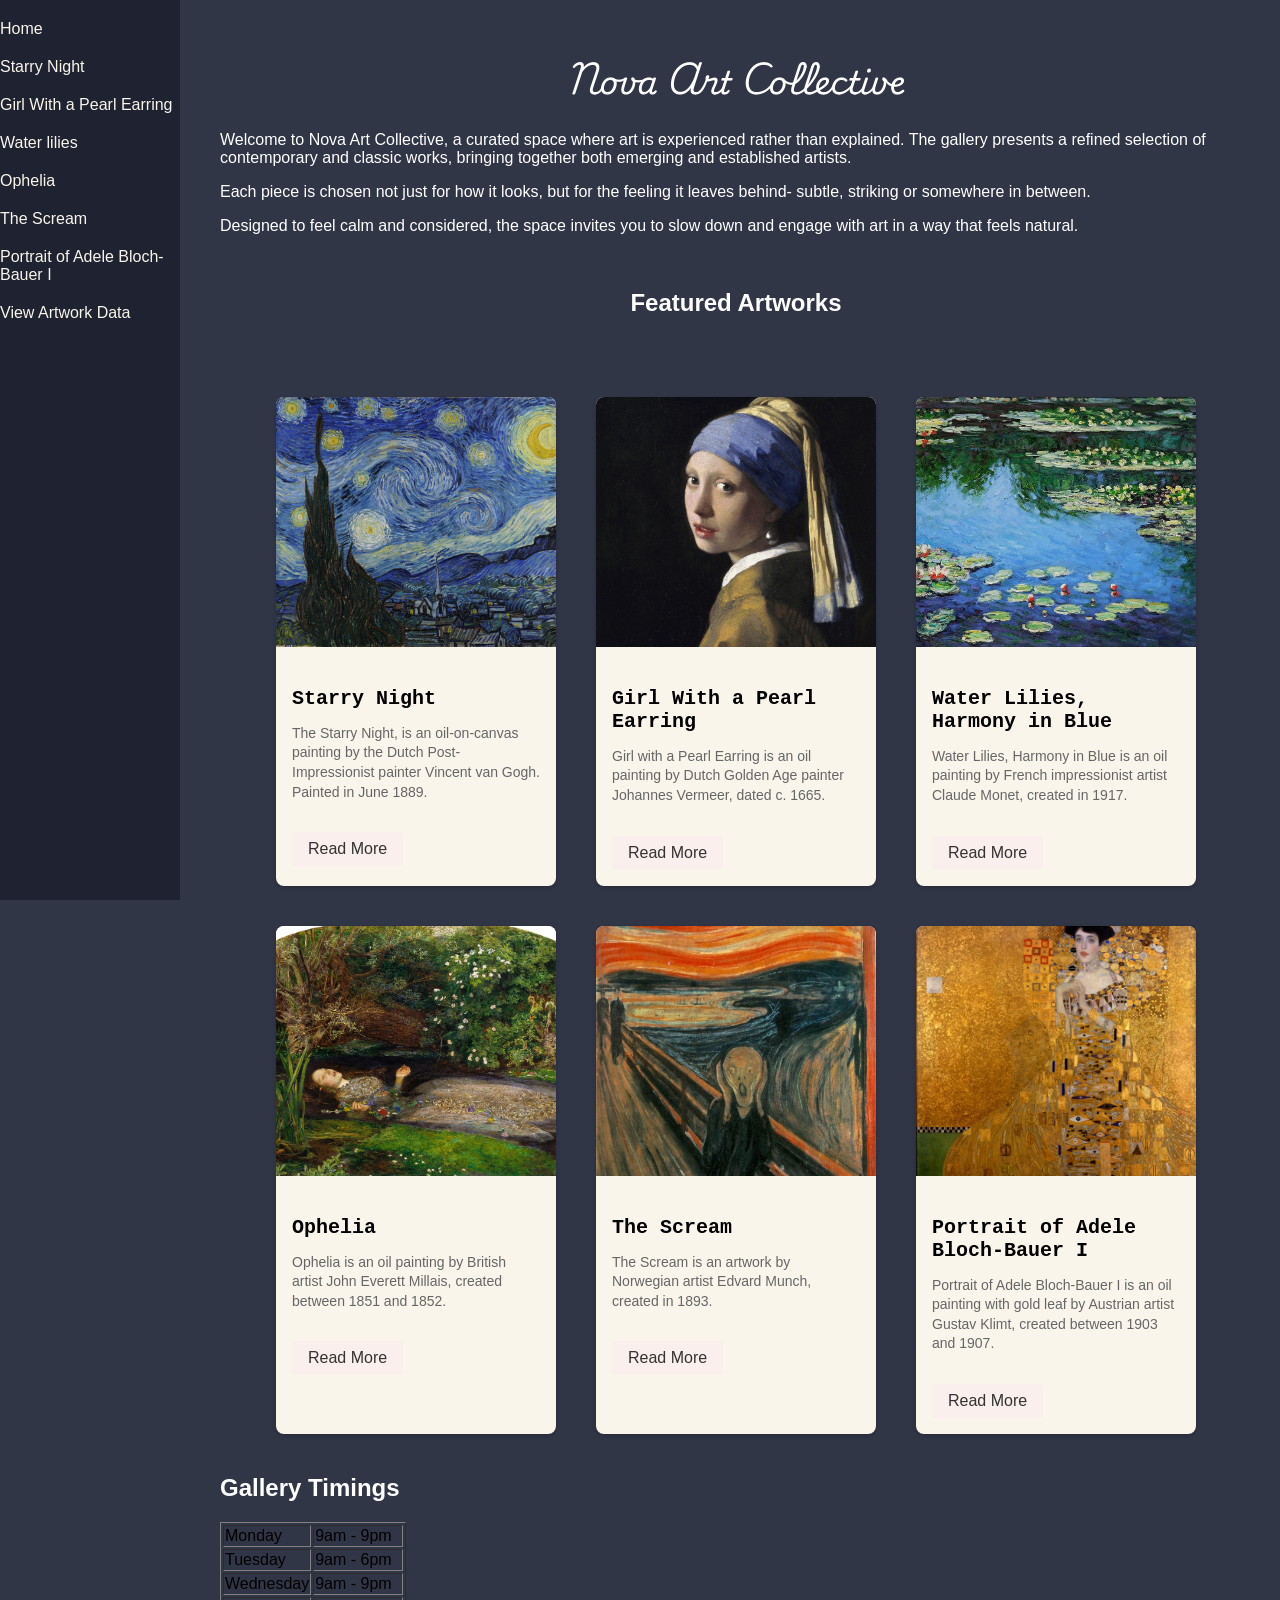
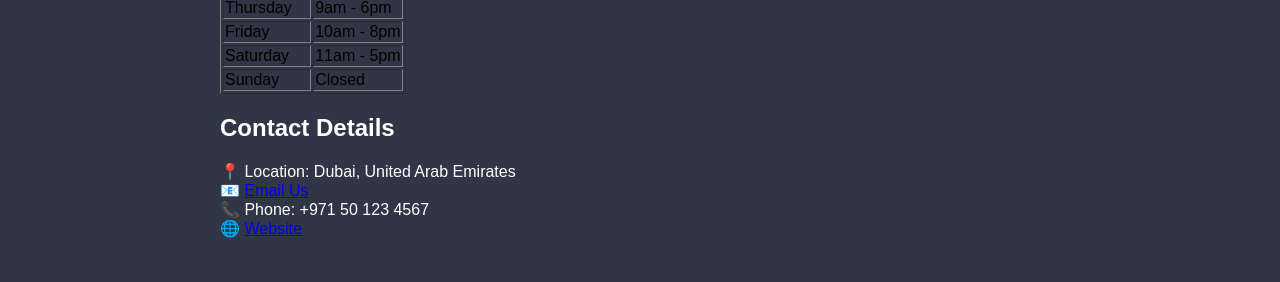
<file: index.html>
<!DOCTYPE html>
<html lang = "en">
<head> 
	<meta charset="utf-8">
	<meta name="viewport" content="width=device-width, initial-scale=1">
	<link rel="preconnect" href="https://fonts.googleapis.com">
	<link rel="preconnect" href="https://fonts.gstatic.com" crossorigin>
	<link href="https://fonts.googleapis.com/css2?family=Playwrite+IE:wght@100..400&display=swap" rel="stylesheet">
	
	<title>Nova Art Collective</title>
	<link type="text/css" rel="stylesheet" href="css_style.css">
   
</head>

<body class="main_page">

<nav class="side_bar">
	<ul>
		<li> <a href="index.html">Home</a></li>
		<li> <a href="starry-night.html">Starry Night</a></li>
		<li> <a href="girl-pearl.html">Girl With a Pearl Earring</a></li>
		<li> <a href="water-lilies.html"> Water lilies</a></li>
		<li> <a href="ophelia.html"> Ophelia</a></li>
		<li> <a href="scream.html"> The Scream</a></li>
		<li> <a href="klimt.html"> Portrait of Adele Bloch-Bauer I</a></li>
		<li> <a href="artworks.xml"> View Artwork Data</a></li>
	</ul>
</nav>

<h1 style="text-align: center;">Nova Art Collective</h1>

<p>Welcome to Nova Art Collective, a curated space where art is experienced rather than explained. The gallery presents a refined selection of contemporary and classic works, bringing together both emerging and established artists.</p>
<p>Each piece is chosen not just for how it looks, but for the feeling it leaves behind- subtle, striking or somewhere in between.</p>

<p>Designed to feel calm and considered, the space invites you to slow down and engage with art in a way that feels natural.</p>

<br>
<h2 style="text-align: center;">Featured Artworks</h2>

    
	<div class="artwork-box">
		<!Artwork 1>
		<div class="box">
			<img src="Starry_Night.jpg">
			<div class="box-content">
				<h3> Starry Night</h3>
				<p>The Starry Night, is an oil-on-canvas painting by the Dutch Post-Impressionist painter Vincent van Gogh. 
				 Painted in June 1889.</p>
                <a href="starry-night.html" class="btn">Read More</a> 
			</div>
		</div>
		<!Artwork 2>
		<div class="box">
			<img src="Girl_with_a_Pearl_Earring.jpg">
			<div class="box-content">
				<h3> Girl With a Pearl Earring</h3>
				<p>Girl with a Pearl Earring is an oil painting by Dutch Golden Age painter Johannes Vermeer, dated c. 1665.</p>
				<a href="girl-pearl.html" class="btn">Read More</a>
			</div>
		</div>
		<!Artwork 3>
		<div class="box">
			<img src="water-lilies-harmony-in-blue.jpg">
			<div class="box-content">
				<h3>Water Lilies, Harmony in Blue</h3>
				<p>Water Lilies, Harmony in Blue is an oil painting by French impressionist artist Claude Monet, created in 1917.</p>
				<a href="water-lilies.html" class="btn">Read More</a>
			</div>
		</div>
		<!Artwork 4>
		<div class="box">
			<img src="John_Everett_Millais_-_Ophelia.jpg">
			<div class="box-content">
				<h3>Ophelia</h3>
				<p>Ophelia is an oil painting by British artist John Everett Millais, created between 1851 and 1852.</p>
				<a href="ophelia.html" class="btn">Read More</a>
			</div>
		</div>
		<!Artwork 5>
		<div class="box">
			<img src="The_Scream.jpg">
			<div class="box-content">
				<h3>The Scream</h3>
				<p>The Scream is an artwork by Norwegian artist Edvard Munch, created in 1893.</p>
				<a href="scream.html" class="btn">Read More</a>
			</div>
		</div>
		<!Artwork 6>
		<div class="box">
			<img src="Gustav_Klimt.jpg">
			<div class="box-content">
				<h3>Portrait of Adele Bloch-Bauer I</h3>
				<p>Portrait of Adele Bloch-Bauer I is an oil painting with gold leaf by Austrian artist Gustav Klimt, created between 1903 and 1907.</p>
				<a href="klimt.html" class="btn">Read More</a>
			</div>
		</div>
	</div>        
	


<h2>Gallery Timings</h2>
<table border="1">

<tr>
    <td>Monday</td>
    <td>9am - 9pm</td>
</tr>

<tr>
    <td>Tuesday</td>
    <td>9am - 6pm</td>
</tr>

<tr>
    <td>Wednesday</td>
    <td>9am - 9pm</td>
</tr>

<tr>
    <td>Thursday</td>
    <td>9am - 6pm</td>
</tr>

<tr>
    <td>Friday</td>
    <td>10am - 8pm</td>
</tr>

<tr>
    <td>Saturday</td>
    <td>11am - 5pm</td>
</tr>

<tr>
    <td>Sunday</td>
    <td>Closed</td>
</tr>
</table>


<h2>Contact Details</h2>

<p>
📍 Location: Dubai, United Arab Emirates <br>
📧 <a href="mailto:name@domain.com">Email Us</a> <br>
📞 Phone: +971 50 123 4567 <br>
🌐 <a href="https://www.NovaArtCollective.com">Website</a>
</p>

</body>
</html>
</file>
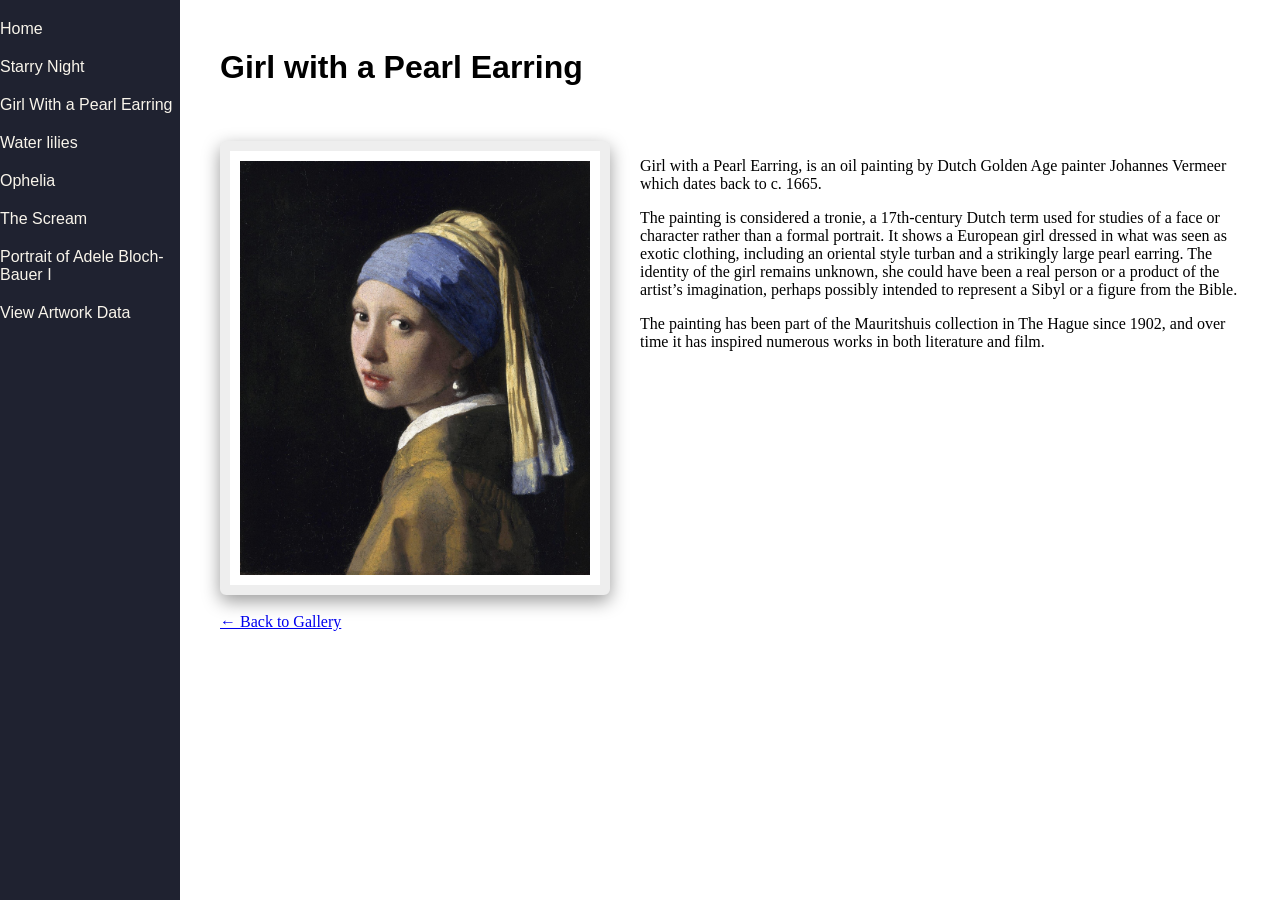
<file: girl-pearl.html>
<!DOCTYPE html>
<html lang = "en">
<html>
<head> 
	<meta charset="utf-8">
	<meta name="viewport" content="width=device-width, initial-scale=1">
	<link rel="preconnect" href="https://fonts.googleapis.com">
	<link rel="preconnect" href="https://fonts.gstatic.com" crossorigin>
	<link href="https://fonts.googleapis.com/css2?family=Playwrite+IE:wght@100..400&display=swap" rel="stylesheet">
	
    <title>Girl with a Pearl Earring, Nova Art Collective</title>
	<link type="text/css" rel="stylesheet" href="css_style.css">
</head>

<body class="girl_pearl">

<nav class="side_bar">
	<ul>
		<li> <a href="index.html">Home</a></li>
		<li> <a href="starry-night.html">Starry Night</a></li>
		<li> <a href="girl-pearl.html">Girl With a Pearl Earring</a></li>
		<li> <a href="water-lilies.html"> Water lilies</a></li>
		<li> <a href="ophelia.html"> Ophelia</a></li>
		<li> <a href="scream.html"> The Scream</a></li>
		<li> <a href="klimt.html"> Portrait of Adele Bloch-Bauer I</a></li>
		<li> <a href="artworks.xml"> View Artwork Data</a></li>
	</ul>
</nav>

<h1>Girl with a Pearl Earring</h1>

<div class= "art_container">
	<img src="Girl_with_a_Pearl_Earring.jpg" width="300">
	<div class = "description">
		<p>Girl with a Pearl Earring, is an oil painting by Dutch Golden Age painter Johannes Vermeer which dates back to c. 1665. </p> 

		<p>The painting is considered a tronie, a 17th-century Dutch term used for studies of a face or character rather than a formal portrait. It shows a European girl dressed in what was seen as exotic clothing, including an oriental style turban and a strikingly large pearl earring. The identity of the girl remains unknown, she could have been a real person or a product of the artist’s imagination, perhaps possibly intended to represent a Sibyl or a figure from the Bible. </p>

		<p>The painting has been part of the Mauritshuis collection in The Hague since 1902, and over time it has inspired numerous works in both literature and film.</p>
	</div>
</div>
<br>
<a href="index.html">← Back to Gallery</a>

</body>
</html>
</file>
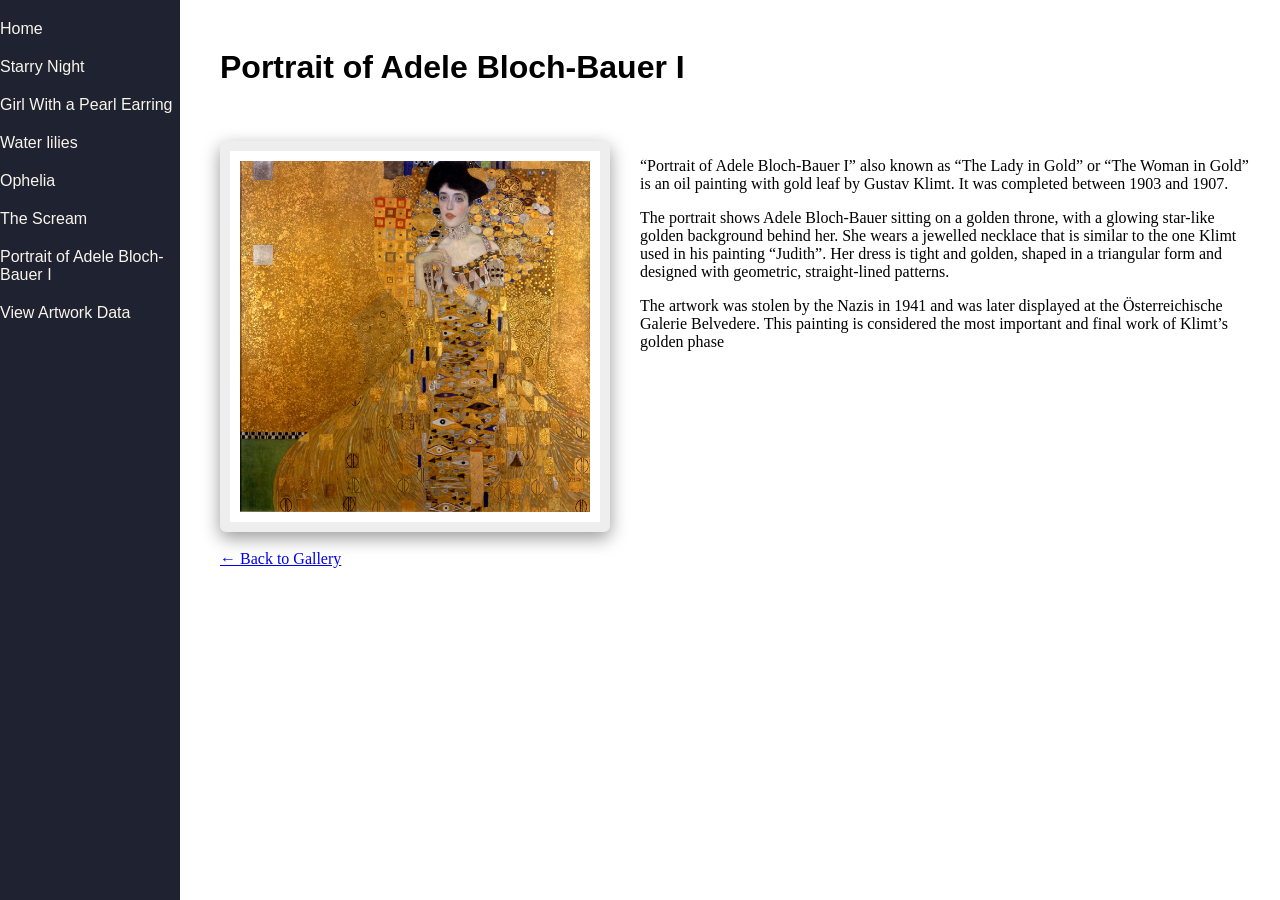
<file: klimt.html>
<!DOCTYPE html>
<html lang = "en">
<html>
<head> 
	<meta charset="utf-8">
	<meta name="viewport" content="width=device-width, initial-scale=1">
	<link rel="preconnect" href="https://fonts.googleapis.com">
	<link rel="preconnect" href="https://fonts.gstatic.com" crossorigin>
	<link href="https://fonts.googleapis.com/css2?family=Playwrite+IE:wght@100..400&display=swap" rel="stylesheet">
	
    <title>Portrait of Adele Bloch-Bauer I, Nova Art Collective</title>
	<link type="text/css" rel="stylesheet" href="css_style.css">
</head>

<body class="adele">

<nav class="side_bar">
	<ul>
		<li> <a href="index.html">Home</a></li>
		<li> <a href="starry-night.html">Starry Night</a></li>
		<li> <a href="girl-pearl.html">Girl With a Pearl Earring</a></li>
		<li> <a href="water-lilies.html"> Water lilies</a></li>
		<li> <a href="ophelia.html"> Ophelia</a></li>
		<li> <a href="scream.html"> The Scream</a></li>
		<li> <a href="klimt.html"> Portrait of Adele Bloch-Bauer I</a></li>
		<li> <a href="artworks.xml"> View Artwork Data</a></li>
	</ul>
</nav>

<h1>Portrait of Adele Bloch-Bauer I</h1>

<div class= "art_container">
	<img src="Gustav_Klimt.jpg" width="300">
	<div class = "description">
		<p>“Portrait of Adele Bloch-Bauer I” also known as “The Lady in Gold” or “The Woman in Gold” is an oil painting with gold leaf by Gustav Klimt. It was completed between 1903 and 1907. </p>

		<p>The portrait shows Adele Bloch-Bauer sitting on a golden throne, with a glowing star-like golden background behind her. She wears a jewelled necklace that is similar to the one Klimt used in his painting “Judith”. Her dress is tight and golden, shaped in a triangular form and designed with geometric, straight-lined patterns.</p>
		   
		<p>The artwork was stolen by the Nazis in 1941 and was later displayed at the Österreichische Galerie Belvedere. This painting is considered the most important and final work of Klimt’s golden phase</p>
	</div>
</div>
<br>
<a href="index.html">← Back to Gallery</a>

</body>
</html>
</file>
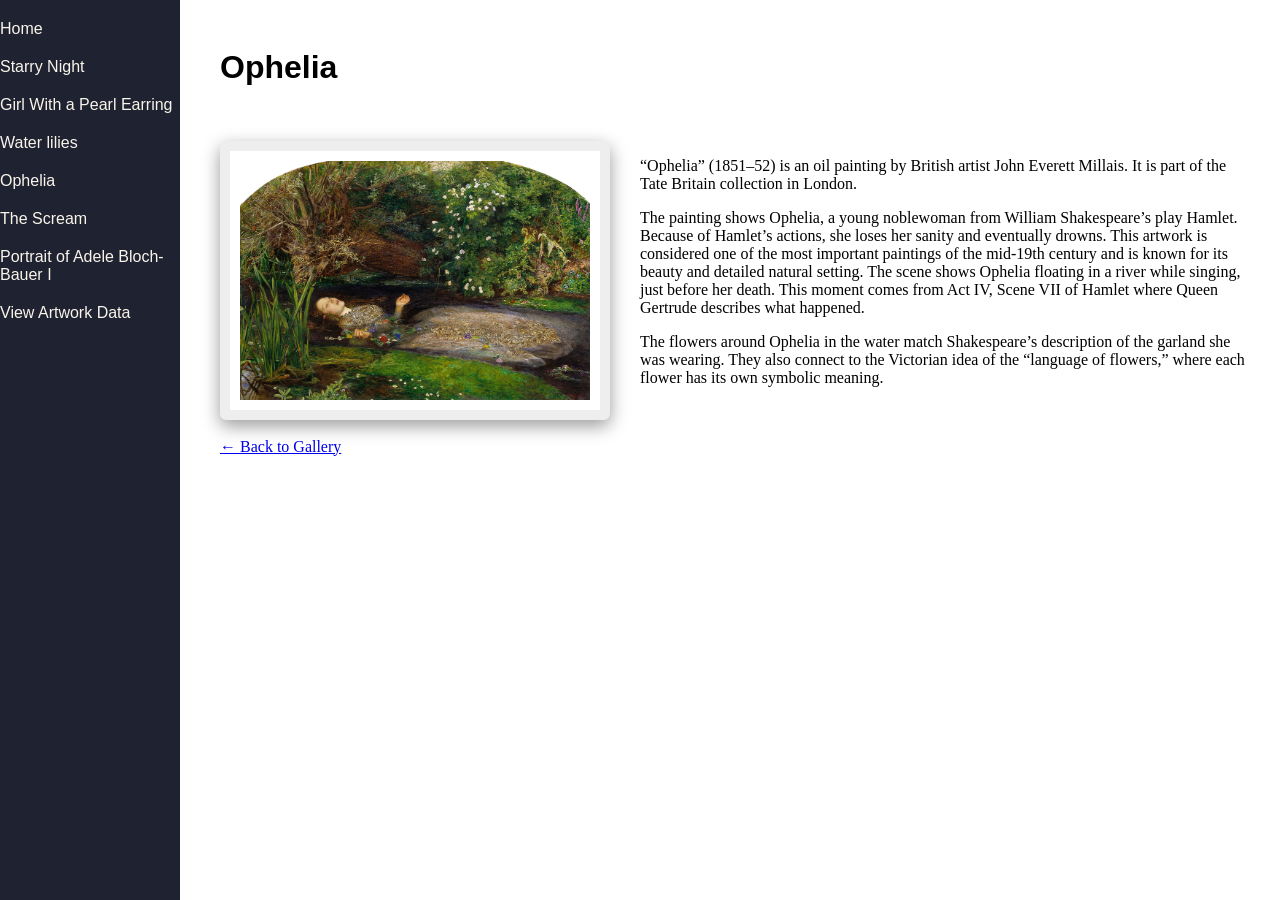
<file: ophelia.html>
<!DOCTYPE html>
<html lang = "en">
<html>
<head> 
	<meta charset="utf-8">
	<meta name="viewport" content="width=device-width, initial-scale=1">
	<link rel="preconnect" href="https://fonts.googleapis.com">
	<link rel="preconnect" href="https://fonts.gstatic.com" crossorigin>
	<link href="https://fonts.googleapis.com/css2?family=Playwrite+IE:wght@100..400&display=swap" rel="stylesheet">
	
    <title>Ophelia, Nova Art Collective</title>
	<link type="text/css" rel="stylesheet" href="css_style.css">
</head>

<body class="ophelia">

<nav class="side_bar">
	<ul>
		<li> <a href="index.html">Home</a></li>
		<li> <a href="starry-night.html">Starry Night</a></li>
		<li> <a href="girl-pearl.html">Girl With a Pearl Earring</a></li>
		<li> <a href="water-lilies.html"> Water lilies</a></li>
		<li> <a href="ophelia.html"> Ophelia</a></li>
		<li> <a href="scream.html"> The Scream</a></li>
		<li> <a href="klimt.html"> Portrait of Adele Bloch-Bauer I</a></li>
		<li> <a href="artworks.xml"> View Artwork Data</a></li>
	</ul>
</nav>

<h1>Ophelia</h1>
<div class =  "art_container">
	<img src="John_Everett_Millais_-_Ophelia.jpg" width="300">
	<div class = "description">
		<p>“Ophelia” (1851–52) is an oil painting by British artist John Everett Millais. It is part of the Tate Britain collection in London.</p>

		<p>The painting shows Ophelia, a young noblewoman from William Shakespeare’s play Hamlet. Because of Hamlet’s actions, she loses her sanity and eventually drowns. This artwork is considered one of the most important paintings of the mid-19th century and is known for its beauty and detailed natural setting.

		The scene shows Ophelia floating in a river while singing, just before her death. This moment comes from Act IV, Scene VII of Hamlet where Queen Gertrude describes what happened.</p>

		<p>The flowers around Ophelia in the water match Shakespeare’s description of the garland she was wearing. They also connect to the Victorian idea of the “language of flowers,” where each flower has its own symbolic meaning.</p>
	</div>
</div>
<br>
<a href="index.html">← Back to Gallery</a>

</body>
</html>
</file>
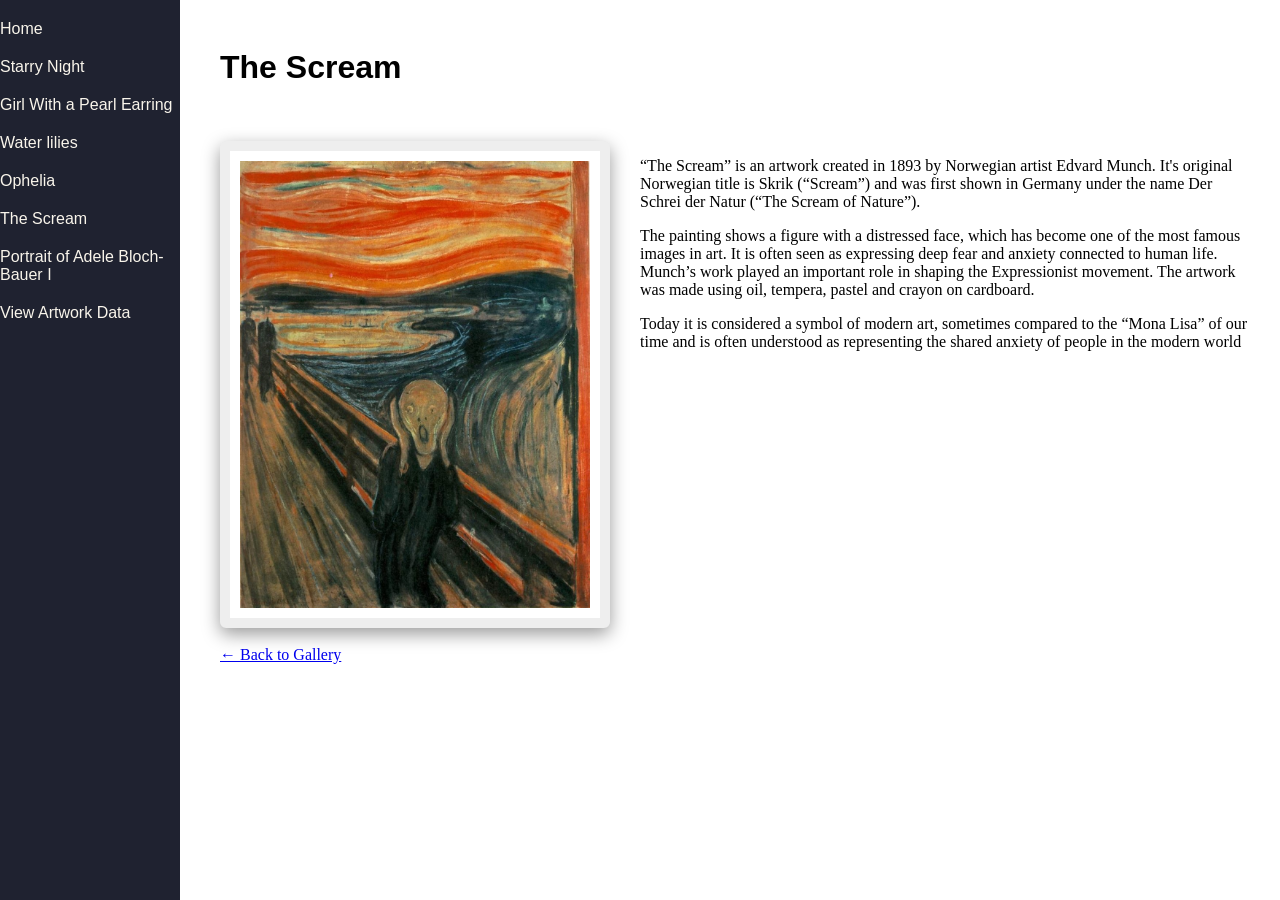
<file: scream.html>
<!DOCTYPE html>
<html lang = "en">
<html>
<head> 
	<meta charset="utf-8">
	<meta name="viewport" content="width=device-width, initial-scale=1">
	<link rel="preconnect" href="https://fonts.googleapis.com">
	<link rel="preconnect" href="https://fonts.gstatic.com" crossorigin>
	<link href="https://fonts.googleapis.com/css2?family=Playwrite+IE:wght@100..400&display=swap" rel="stylesheet">
	
    <title>The Scream, Nova Art Collective</title>
	<link type="text/css" rel="stylesheet" href="css_style.css">
</head>

<body class="scream">

<nav class="side_bar">
	<ul>
		<li> <a href="index.html">Home</a></li>
		<li> <a href="starry-night.html">Starry Night</a></li>
		<li> <a href="girl-pearl.html">Girl With a Pearl Earring</a></li>
		<li> <a href="water-lilies.html"> Water lilies</a></li>
		<li> <a href="ophelia.html"> Ophelia</a></li>
		<li> <a href="scream.html"> The Scream</a></li>
		<li> <a href="klimt.html"> Portrait of Adele Bloch-Bauer I</a></li>
		<li> <a href="artworks.xml"> View Artwork Data</a></li>
	</ul>
</nav>

<h1>The Scream</h1>

<div class= "art_container">
	<img src="The_Scream.jpg" width="300">
	<div class = "description">
		<p>“The Scream” is an artwork created in 1893 by Norwegian artist Edvard Munch. It's original Norwegian title is Skrik (“Scream”) and was first shown in Germany under the name Der Schrei der Natur (“The Scream of Nature”). </p>

		</p>The painting shows a figure with a distressed face, which has become one of the most famous images in art. It is often seen as expressing deep fear and anxiety connected to human life.
		Munch’s work played an important role in shaping the Expressionist movement. The artwork was made using oil, tempera, pastel and crayon on cardboard. </p>

		<p>Today it is considered a symbol of modern art, sometimes compared to the “Mona Lisa” of our time and is often understood as representing the shared anxiety of people in the modern world </p>
	</div>
</div>
<br>
<a href="index.html">← Back to Gallery</a>

</body>
</html>
</file>
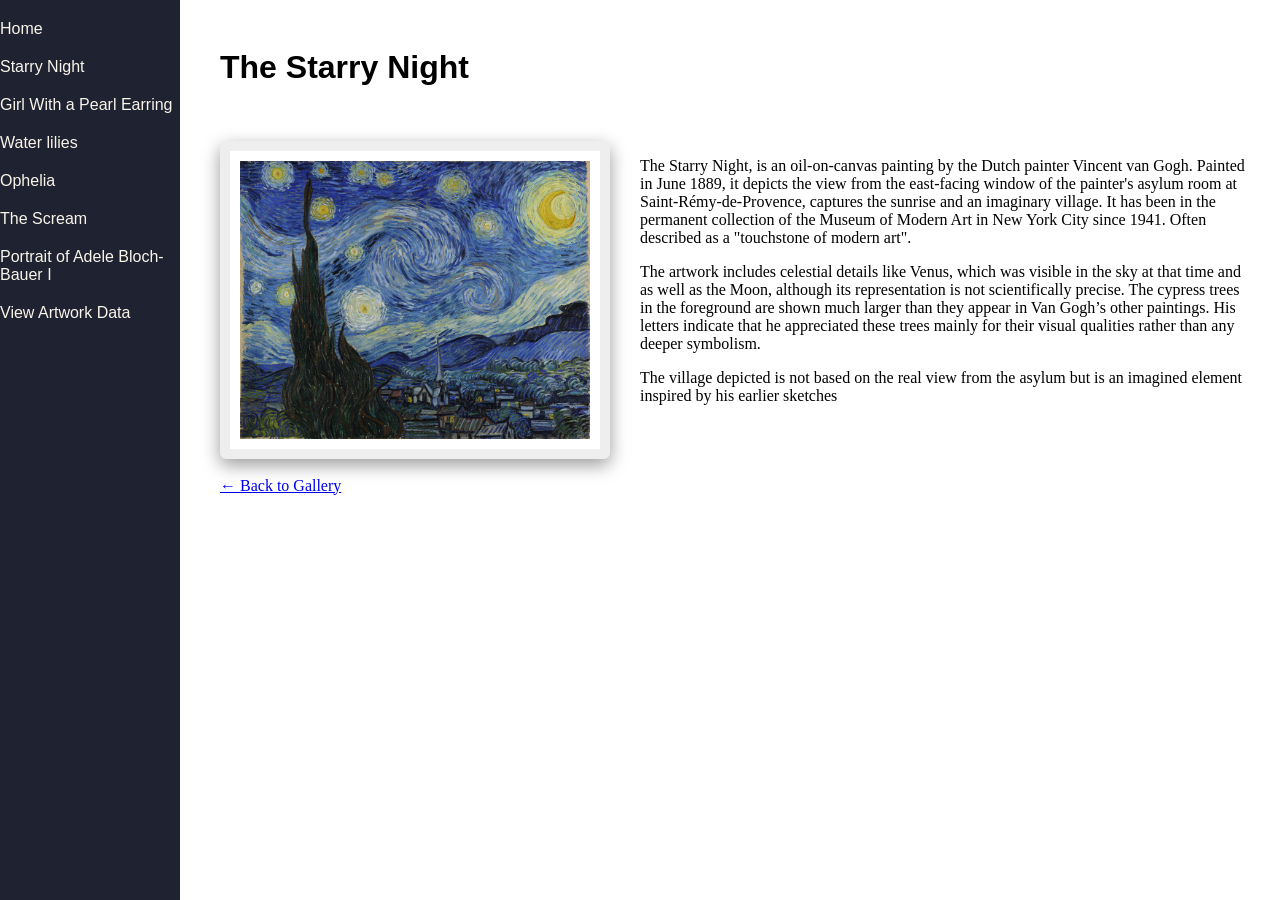
<file: starry-night.html>
<!DOCTYPE html>
<html lang = "en">
<html>
<head> 
	<meta charset="utf-8">
	<meta name="viewport" content="width=device-width, initial-scale=1">
	<link rel="preconnect" href="https://fonts.googleapis.com">
	<link rel="preconnect" href="https://fonts.gstatic.com" crossorigin>
	<link href="https://fonts.googleapis.com/css2?family=Playwrite+IE:wght@100..400&display=swap" rel="stylesheet">
	
    <title>The Starry Night, Nova Art Collective</title>
	<link type="text/css" rel="stylesheet" href="css_style.css">
</head>

<body class="starry_night">

<nav class="side_bar">
	<ul>
		<li> <a href="index.html">Home</a></li>
		<li> <a href="starry-night.html">Starry Night</a></li>
		<li> <a href="girl-pearl.html">Girl With a Pearl Earring</a></li>
		<li> <a href="water-lilies.html"> Water lilies</a></li>
		<li> <a href="ophelia.html"> Ophelia</a></li>
		<li> <a href="scream.html"> The Scream</a></li>
		<li> <a href="klimt.html"> Portrait of Adele Bloch-Bauer I</a></li>
		<li> <a href="artworks.xml"> View Artwork Data</a></li>
	</ul>
</nav>

<h1>The Starry Night</h1>
 
<div class= "art_container">	
	<img src="Starry_Night.jpg" width="300">
	<div class = "description">
		<p>The Starry Night, is an oil-on-canvas painting by the Dutch painter Vincent van Gogh. Painted in June 1889, it depicts the view from the east-facing window of the painter's asylum room at Saint-Rémy-de-Provence, captures the sunrise and an imaginary village. It has been in the permanent collection of the Museum of Modern Art in New York City since 1941.
		Often described as a "touchstone of modern art".</p> 

		<p>The artwork includes celestial details like Venus, which was visible in the sky at that time and as well as the Moon, although its representation is not scientifically precise. The cypress trees in the foreground are shown much larger than they appear in Van Gogh’s other paintings. His letters indicate that he appreciated these trees mainly for their visual qualities rather than any deeper symbolism.</p>

		<p>The village depicted is not based on the real view from the asylum but is an imagined element inspired by his earlier sketches</p> 
	</div>
</div>
<br>
<a href="index.html">← Back to Gallery</a>

</body>
</html>
</file>
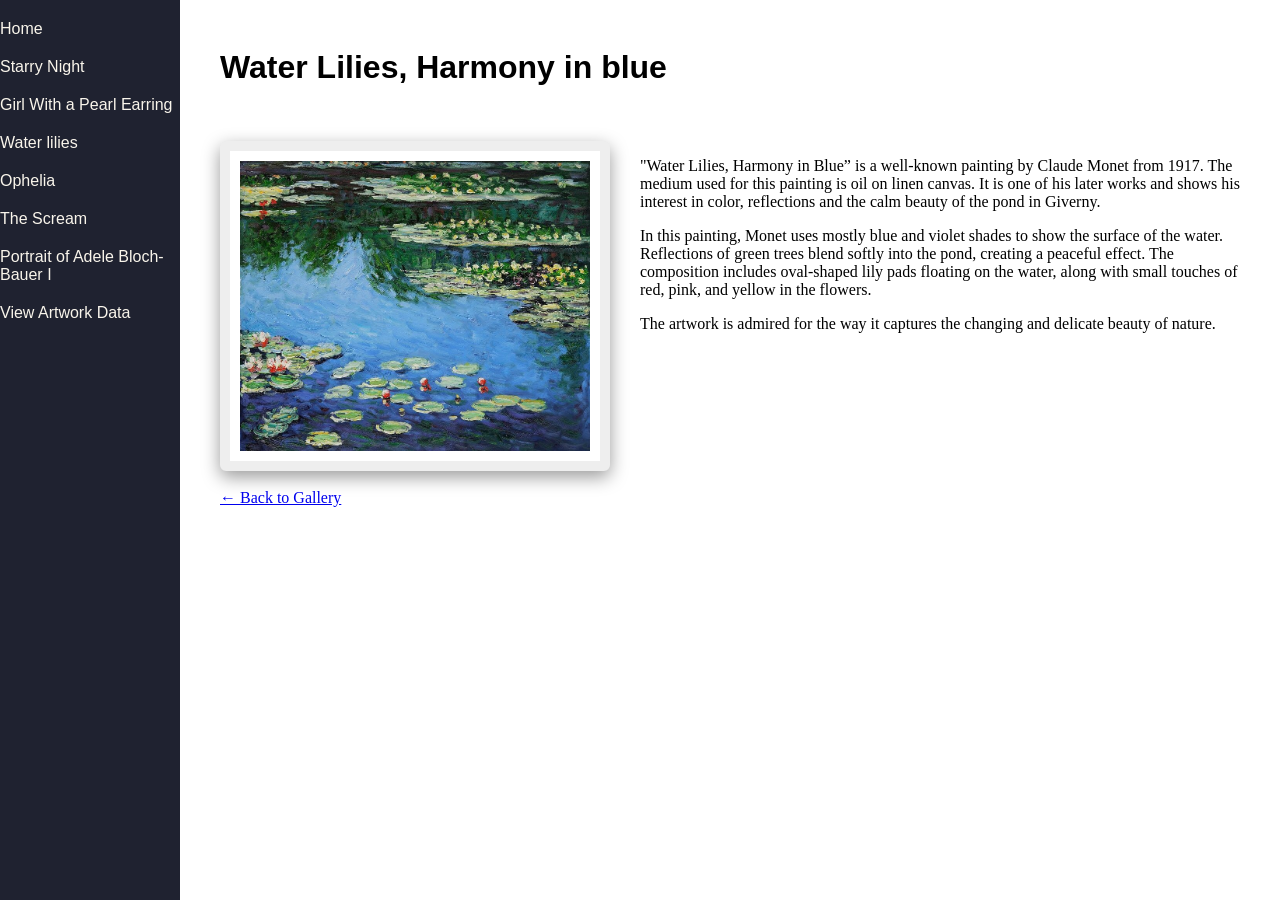
<file: water-lilies.html>
<!DOCTYPE html>
<html lang = "en">
<html>
<head>
	<meta charset="utf-8">
	<meta name="viewport" content="width=device-width, initial-scale=1">
	<link rel="preconnect" href="https://fonts.googleapis.com">
	<link rel="preconnect" href="https://fonts.gstatic.com" crossorigin>
	<link href="https://fonts.googleapis.com/css2?family=Playwrite+IE:wght@100..400&display=swap" rel="stylesheet"> 
	
    <title>Water Lilies, Harmony in blue, Nova Art Collective</title>
	<link type="text/css" rel="stylesheet" href="css_style.css">
</head>

<body class="lilies">

<nav class="side_bar">
	<ul>
		<li> <a href="index.html">Home</a></li>
		<li> <a href="starry-night.html">Starry Night</a></li>
		<li> <a href="girl-pearl.html">Girl With a Pearl Earring</a></li>
		<li> <a href="water-lilies.html"> Water lilies</a></li>
		<li> <a href="ophelia.html"> Ophelia</a></li>
		<li> <a href="scream.html"> The Scream</a></li>
		<li> <a href="klimt.html"> Portrait of Adele Bloch-Bauer I</a></li>
		<li> <a href="artworks.xml"> View Artwork Data</a></li>
	</ul>
</nav>

<h1>Water Lilies, Harmony in blue</h1>

<div class="art_container">
	<img src="water-lilies-harmony-in-blue.jpg" width="300">
	<div class = "description">
		<p>"Water Lilies, Harmony in Blue” is a well-known painting by Claude Monet from 1917. The medium used for this painting is oil on linen canvas. It is one of his later works and shows his interest in color, reflections and the calm beauty of the pond in Giverny. </p> 

		<p>In this painting, Monet uses mostly blue and violet shades to show the surface of the water. Reflections of green trees blend softly into the pond, creating a peaceful effect. The composition includes oval-shaped lily pads floating on the water, along with small touches of red, pink, and yellow in the flowers.</p>

		<p>The artwork is admired for the way it captures the changing and delicate beauty of nature.</p> 
	</div>
</div>
<br>
<a href="index.html">← Back to Gallery</a>

</body>
</html>
</file>
<file: css_style.css>
.main_page{
	margin-left:200px;
	padding:20px;
	box-sizing: border-box;
	font-family: Verdana , sans-serif;
	background-color: #313647;
}

.main_page h1, h2, p {
	color: white;
}

.main_page h1 {font-family: "Playwrite IE", cursive;}

.artwork-box
{
	display: flex;
	justify-content: center;
	flex-wrap: wrap;
	margin-top: 60px;
}	
.box{
	width:280px;
	background-color: #F9F5EB;
	border-radius: 8px;
	overflow: hidden;
	box-shadow: 0px 2px 4px rgba(0,0,0,0.2);
	margin:20px;
}
.box img{
	width:100%;
	height: 250px;
	object-fit: cover;
}
.box-content{
	padding: 16px;
}
.box-content h3{
	font-size: 20px;
	margin-bottom: 8px;
	font-family: Courier New, monospace;
}
.box-content p{
	color: #666;
	font-size: 14px;
	line-height: 1.4;
}
.box-content .btn{
	display: inline-block;
	padding: 8px 16px;
	background-color: #FAEFED;
	text-decoration: none;
	border-radius: 4px;
	margin-top: 16px;
	color: #333;
}

.box:hover {
	background-color: #F9F5F6;
	transform: translateY(-8px);
    box-shadow: 0px 2px 4px rgba(0,0,0,2);
}

/* css for starry night webpage*/
.starry_night .art_container img {
	width: 350px;
	border: 10px solid #eee;
	padding: 10px;
	background: white;
	box-shadow: 0px 6px 18px rgba(0,0,0,0.4);
	border-radius: 6px;
	animation: slideIn 1s ease-out forwards;
	opacity: 0;
}
@keyframes slideIn{
	from { transform: translateX(-40px);
	opacity: 0;
	}
	to { transform: translateX(0);
	opacity: 1;
	}
}
.starry_night .description p{ color: black;}
.starry_night .art_container{
	display: flex;
	align-items: flex-start;
	gap: 30px;
	margin-top: 55px;
}
.starry_night h1 { font-family: "Roboto Condensed", sans-serif;}
.starry_night {
	background-color: F9F5EB;
	margin-left: 200px;
	padding: 20px;}
	
/*css for girl with pearl earring*/
.girl_pearl .art_container img {
	width: 350px;
	border: 10px solid #eee;
	padding: 10px;
	background: white;
	box-shadow: 0px 6px 18px rgba(0,0,0,0.4);
	border-radius: 6px;
	animation: slideIn 1s ease-out forwards;
	opacity: 0;
}
@keyframes slideIn{
	from { transform: translateX(-40px);
	opacity: 0;
	}
	to { transform: translateX(0);
	opacity: 1;
	}
}
.girl_pearl .description p{ color: black;}
.girl_pearl .art_container{
	display: flex;
	align-items: flex-start;
	gap: 30px;
	margin-top: 55px;
}
.girl_pearl h1 { font-family: "Roboto Condensed", sans-serif;}
.girl_pearl {
	background-color: F9F5EB;
	margin-left: 200px;
	padding: 20px;}	


/*css for water lilies*/
.lilies .art_container img {
	width: 350px;
	border: 10px solid #eee;
	padding: 10px;
	background: white;
	box-shadow: 0px 6px 18px rgba(0,0,0,0.4);
	border-radius: 6px;
	animation: slideIn 1s ease-out forwards;
	opacity: 0;
}
@keyframes slideIn{
	from { transform: translateX(-40px);
	opacity: 0;
	}
	to { transform: translateX(0);
	opacity: 1;
	}
}
.lilies .description p{ color: black;}
.lilies .art_container{
	display: flex;
	align-items: flex-start;
	gap: 30px;
	margin-top: 55px;
}
.lilies h1 { font-family: "Roboto Condensed", sans-serif;}
.lilies {
	background-color: F9F5EB;
	margin-left: 200px;
	padding: 20px;}	

/*css for ophelia*/
.ophelia .art_container img {
	width: 350px;
	border: 10px solid #eee;
	padding: 10px;
	background: white;
	box-shadow: 0px 6px 18px rgba(0,0,0,0.4);
	border-radius: 6px;
	animation: slideIn 1s ease-out forwards;
	opacity: 0;
}
@keyframes slideIn{
	from { transform: translateX(-40px);
	opacity: 0;
	}
	to { transform: translateX(0);
	opacity: 1;
	}
}
.ophelia .description p{ color: black;}
.ophelia .art_container{
	display: flex;
	align-items: flex-start;
	gap: 30px;
	margin-top: 55px;
}
.ophelia h1 { font-family: "Roboto Condensed", sans-serif;}
.ophelia {
	background-color: F9F5EB;
	margin-left: 200px;
	padding: 20px;}	

/*css for scream*/
.scream .art_container img {
	width: 350px;
	border: 10px solid #eee;
	padding: 10px;
	background: white;
	box-shadow: 0px 6px 18px rgba(0,0,0,0.4);
	border-radius: 6px;
	animation: slideIn 1s ease-out forwards;
	opacity: 0;
}
@keyframes slideIn{
	from { transform: translateX(-40px);
	opacity: 0;
	}
	to { transform: translateX(0);
	opacity: 1;
	}
}
.scream .description p{ color: black;}
.scream .art_container{
	display: flex;
	align-items: flex-start;
	gap: 30px;
	margin-top: 55px;
}
.scream h1 { font-family: "Roboto Condensed", sans-serif;}
.scream {
	background-color: F9F5EB;
	margin-left: 200px;
	padding: 20px;}	

/*css for adele*/
.adele .art_container img {
	width: 350px;
	border: 10px solid #eee;
	padding: 10px;
	background: white;
	box-shadow: 0px 6px 18px rgba(0,0,0,0.4);
	border-radius: 6px;
	animation: slideIn 1s ease-out forwards;
	opacity: 0;
}
@keyframes slideIn{
	from { transform: translateX(-40px);
	opacity: 0;
	}
	to { transform: translateX(0);
	opacity: 1;
	}
}
.adele .description p{ color: black;}
.adele .art_container{
	display: flex;
	align-items: flex-start;
	gap: 30px;
	margin-top: 55px;
}
.adele h1 { font-family: "Roboto Condensed", sans-serif;}
.adele  {
	background-color: F9F5EB;
	margin-left: 200px;
	padding: 20px;}	
	
/* css for navigation sidebar */
.side_bar {
	position: fixed;
	left:0;
	top: 0;
	width: 180px;
	height: 100%;
	background-color: #1f2230;
	padding-top: 40px
	box-shadow: 2px 0 8px rgba(0,0,0,0.3);
}

.side_bar ul {
	list-style: none;
	padding: 0;
	margin: 0;
	font-family: Verdana , sans-serif;
}

.side_bar li {
	margin: 20px 0;
}

.side_bar a:hover {
	background-color: #313647;
}

.side_bar a{ 
	color: #F9F5EB;
	text-decoration: none;
}
.side_bar a:visited {
	color: ##F9F5F6;
	text-decoration: none:}
</file>
